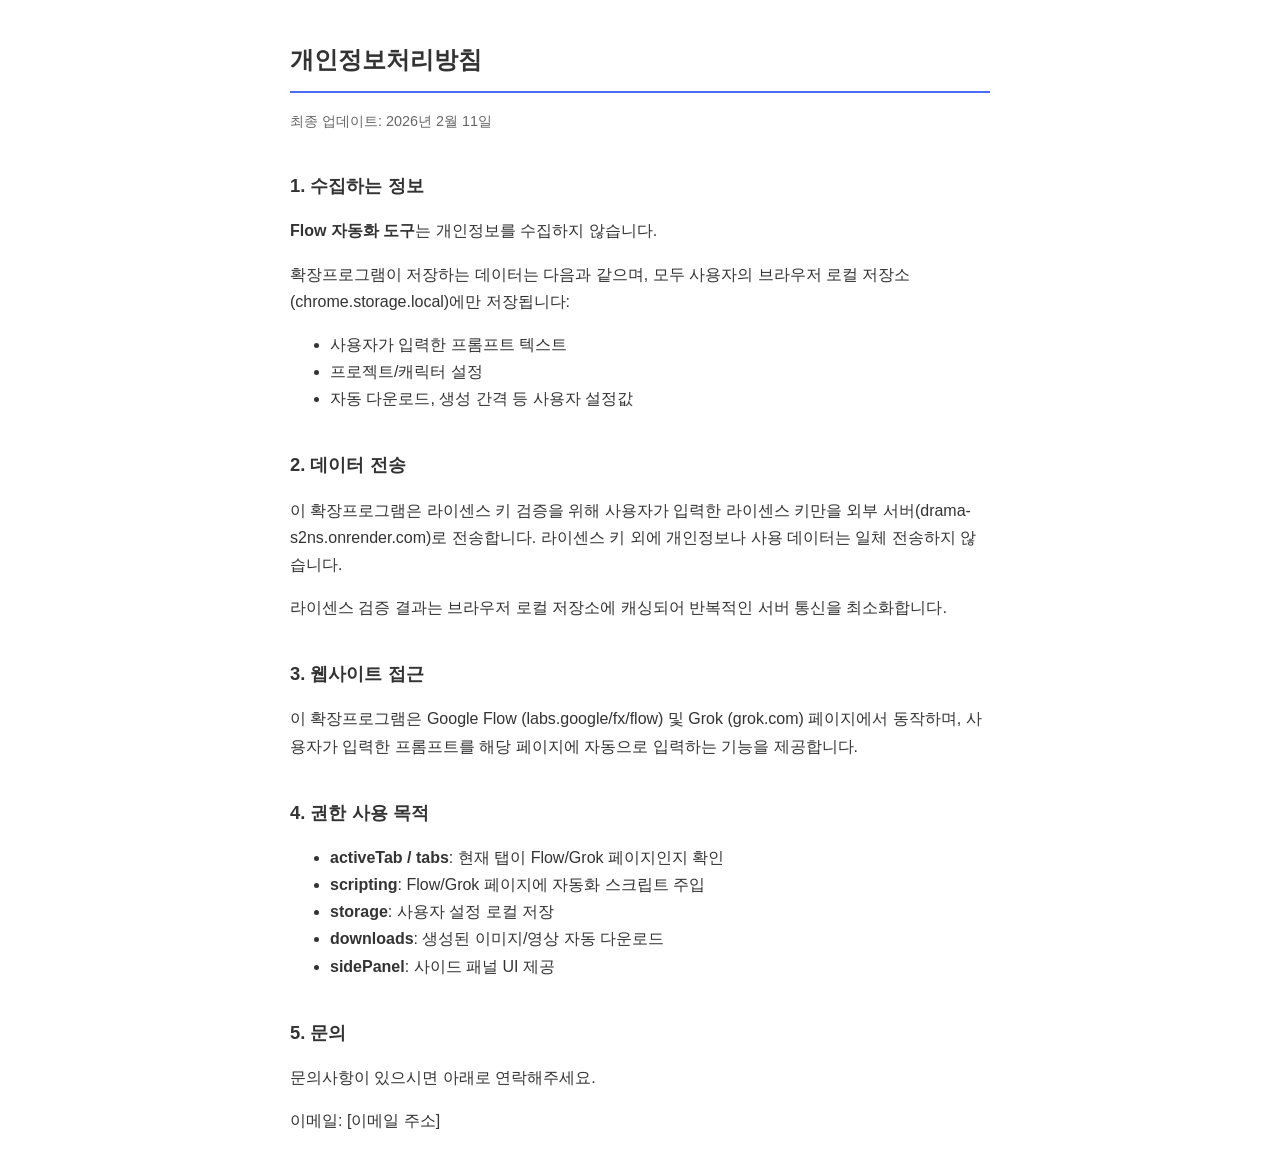
<file: docs/index.html>
<!DOCTYPE html>
<html lang="ko">
<head>
  <meta charset="UTF-8">
  <meta name="viewport" content="width=device-width, initial-scale=1.0">
  <title>Flow 자동화 도구 - 개인정보처리방침</title>
  <style>
    body { font-family: -apple-system, BlinkMacSystemFont, 'Segoe UI', sans-serif; max-width: 700px; margin: 40px auto; padding: 0 20px; line-height: 1.7; color: #333; }
    h1 { font-size: 1.5em; border-bottom: 2px solid #4a6cf7; padding-bottom: 10px; }
    h2 { font-size: 1.15em; margin-top: 2em; }
    .updated { color: #666; font-size: 0.9em; }
  </style>
</head>
<body>
  <h1>개인정보처리방침</h1>
  <p class="updated">최종 업데이트: 2026년 2월 11일</p>

  <h2>1. 수집하는 정보</h2>
  <p><strong>Flow 자동화 도구</strong>는 개인정보를 수집하지 않습니다.</p>
  <p>확장프로그램이 저장하는 데이터는 다음과 같으며, 모두 사용자의 브라우저 로컬 저장소(chrome.storage.local)에만 저장됩니다:</p>
  <ul>
    <li>사용자가 입력한 프롬프트 텍스트</li>
    <li>프로젝트/캐릭터 설정</li>
    <li>자동 다운로드, 생성 간격 등 사용자 설정값</li>
  </ul>

  <h2>2. 데이터 전송</h2>
  <p>이 확장프로그램은 라이센스 키 검증을 위해 사용자가 입력한 라이센스 키만을 외부 서버(drama-s2ns.onrender.com)로 전송합니다. 라이센스 키 외에 개인정보나 사용 데이터는 일체 전송하지 않습니다.</p>
  <p>라이센스 검증 결과는 브라우저 로컬 저장소에 캐싱되어 반복적인 서버 통신을 최소화합니다.</p>

  <h2>3. 웹사이트 접근</h2>
  <p>이 확장프로그램은 Google Flow (labs.google/fx/flow) 및 Grok (grok.com) 페이지에서 동작하며, 사용자가 입력한 프롬프트를 해당 페이지에 자동으로 입력하는 기능을 제공합니다.</p>

  <h2>4. 권한 사용 목적</h2>
  <ul>
    <li><strong>activeTab / tabs</strong>: 현재 탭이 Flow/Grok 페이지인지 확인</li>
    <li><strong>scripting</strong>: Flow/Grok 페이지에 자동화 스크립트 주입</li>
    <li><strong>storage</strong>: 사용자 설정 로컬 저장</li>
    <li><strong>downloads</strong>: 생성된 이미지/영상 자동 다운로드</li>
    <li><strong>sidePanel</strong>: 사이드 패널 UI 제공</li>
  </ul>

  <h2>5. 문의</h2>
  <p>문의사항이 있으시면 아래로 연락해주세요.</p>
  <p>이메일: [이메일 주소]</p>
</body>
</html>
</file>
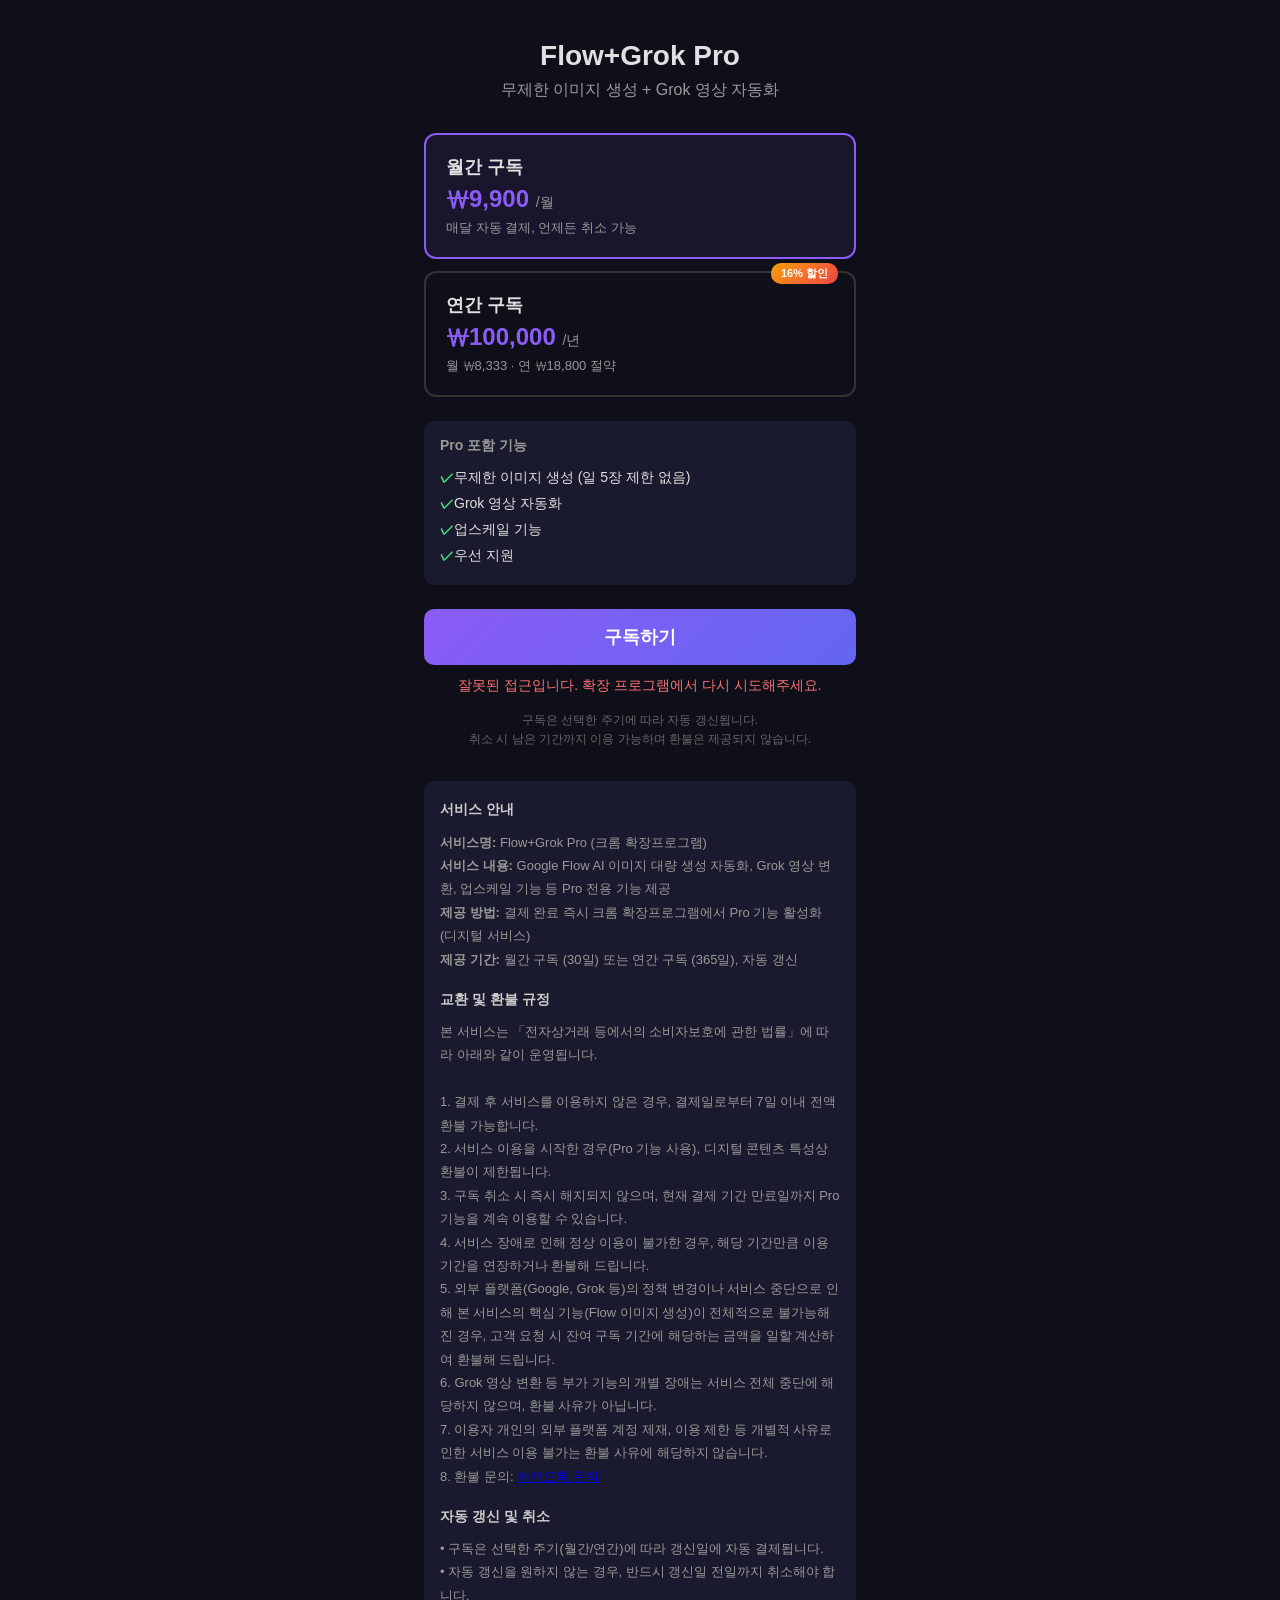
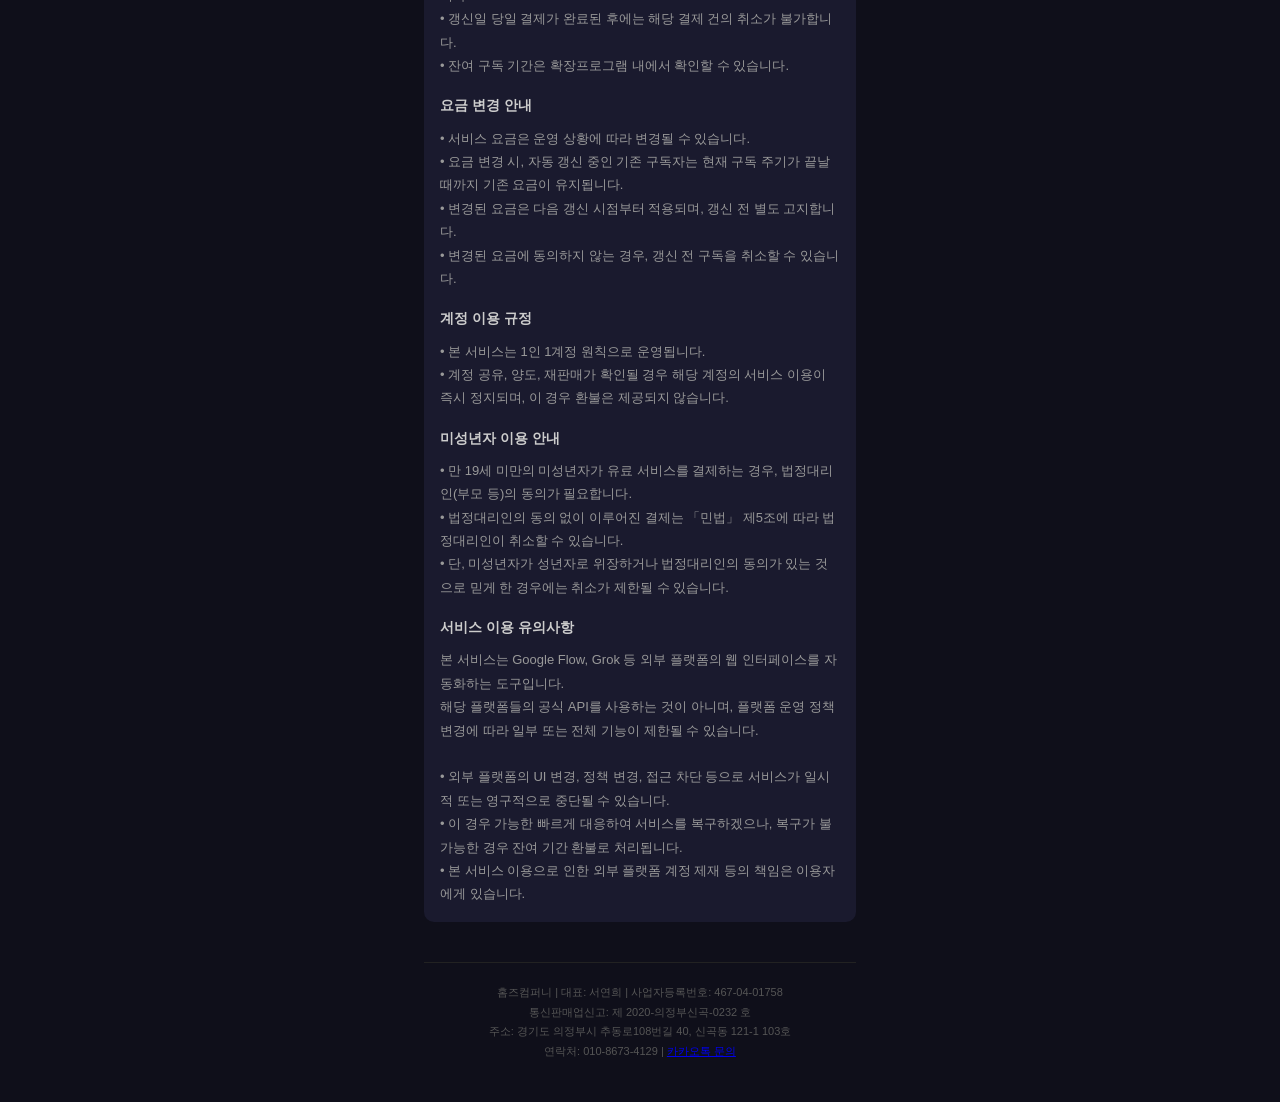
<file: payment/index.html>
<!DOCTYPE html>
<html lang="ko">
<head>
  <meta charset="UTF-8">
  <meta name="viewport" content="width=device-width, initial-scale=1.0">
  <title>Flow+Grok Pro 구독</title>
  <script src="https://cdn.portone.io/v2/browser-sdk.js"></script>
  <style>
    * { margin: 0; padding: 0; box-sizing: border-box; }
    body {
      font-family: -apple-system, BlinkMacSystemFont, 'Segoe UI', sans-serif;
      background: #0f0f1a;
      color: #e0e0e0;
      min-height: 100vh;
      display: flex;
      justify-content: center;
      align-items: center;
    }
    .container {
      max-width: 480px;
      width: 100%;
      padding: 40px 24px;
    }
    h1 {
      font-size: 28px;
      text-align: center;
      margin-bottom: 8px;
    }
    .subtitle {
      text-align: center;
      color: #999;
      margin-bottom: 32px;
    }
    .plan-cards {
      display: flex;
      flex-direction: column;
      gap: 12px;
      margin-bottom: 24px;
    }
    .plan-card {
      border: 2px solid #333;
      border-radius: 12px;
      padding: 20px;
      cursor: pointer;
      transition: border-color 0.2s, background 0.2s;
      position: relative;
    }
    .plan-card:hover { border-color: #555; }
    .plan-card.selected {
      border-color: #8b5cf6;
      background: rgba(139, 92, 246, 0.08);
    }
    .plan-card .plan-name {
      font-size: 18px;
      font-weight: 600;
      margin-bottom: 4px;
    }
    .plan-card .plan-price {
      font-size: 24px;
      font-weight: 700;
      color: #8b5cf6;
    }
    .plan-card .plan-price span {
      font-size: 14px;
      font-weight: 400;
      color: #999;
    }
    .plan-card .plan-desc {
      font-size: 13px;
      color: #999;
      margin-top: 4px;
    }
    .plan-card .badge {
      position: absolute;
      top: -10px;
      right: 16px;
      background: linear-gradient(135deg, #f59e0b, #ef4444);
      color: white;
      font-size: 11px;
      font-weight: 600;
      padding: 3px 10px;
      border-radius: 10px;
    }
    .features {
      margin-bottom: 24px;
      padding: 16px;
      background: #1a1a2e;
      border-radius: 10px;
    }
    .features h3 {
      font-size: 14px;
      margin-bottom: 10px;
      color: #999;
    }
    .features ul {
      list-style: none;
      font-size: 14px;
    }
    .features li {
      padding: 4px 0;
    }
    .features li::before {
      content: "\2713 ";
      color: #4ade80;
      font-weight: bold;
    }
    .subscribe-btn {
      width: 100%;
      padding: 16px;
      border: none;
      border-radius: 10px;
      background: linear-gradient(135deg, #8b5cf6, #6366f1);
      color: white;
      font-size: 18px;
      font-weight: 600;
      cursor: pointer;
      transition: opacity 0.2s;
    }
    .subscribe-btn:hover { opacity: 0.9; }
    .subscribe-btn:disabled {
      opacity: 0.5;
      cursor: not-allowed;
    }
    .policy {
      text-align: center;
      margin-top: 16px;
      font-size: 12px;
      color: #666;
      line-height: 1.6;
    }
    .policy a { color: #8b5cf6; text-decoration: none; }
    .service-info {
      margin-top: 32px;
      padding: 16px;
      background: #1a1a2e;
      border-radius: 10px;
      font-size: 13px;
      color: #999;
      line-height: 1.8;
    }
    .service-info h3 {
      font-size: 14px;
      color: #ccc;
      margin-bottom: 8px;
    }
    .service-info h3:not(:first-child) {
      margin-top: 16px;
    }
    .footer-info {
      margin-top: 40px;
      padding-top: 20px;
      border-top: 1px solid #222;
      font-size: 11px;
      color: #555;
      line-height: 1.8;
      text-align: center;
    }
    .error-msg {
      text-align: center;
      color: #f87171;
      margin-top: 12px;
      font-size: 14px;
      display: none;
    }
    .loading {
      text-align: center;
      color: #999;
      margin-top: 12px;
      display: none;
    }
    .email-display {
      text-align: center;
      color: #8b5cf6;
      font-size: 14px;
      margin-bottom: 24px;
    }
  </style>
</head>
<body>
  <div class="container">
    <h1>Flow+Grok Pro</h1>
    <p class="subtitle">무제한 이미지 생성 + Grok 영상 자동화</p>
    <p class="email-display" id="emailDisplay"></p>

    <div class="plan-cards">
      <div class="plan-card selected" data-plan="monthly" onclick="selectPlan('monthly')">
        <div class="plan-name">월간 구독</div>
        <div class="plan-price">&#8361;9,900 <span>/월</span></div>
        <div class="plan-desc">매달 자동 결제, 언제든 취소 가능</div>
      </div>
      <div class="plan-card" data-plan="yearly" onclick="selectPlan('yearly')">
        <div class="badge">16% 할인</div>
        <div class="plan-name">연간 구독</div>
        <div class="plan-price">&#8361;100,000 <span>/년</span></div>
        <div class="plan-desc">월 &#8361;8,333 · 연 &#8361;18,800 절약</div>
      </div>
    </div>

    <div class="features">
      <h3>Pro 포함 기능</h3>
      <ul>
        <li>무제한 이미지 생성 (일 5장 제한 없음)</li>
        <li>Grok 영상 자동화</li>
        <li>업스케일 기능</li>
        <li>우선 지원</li>
      </ul>
    </div>

    <button class="subscribe-btn" id="subscribeBtn" onclick="startSubscription()">구독하기</button>
    <p class="loading" id="loadingMsg">결제 처리 중...</p>
    <p class="error-msg" id="errorMsg"></p>

    <div class="policy">
      구독은 선택한 주기에 따라 자동 갱신됩니다.<br>
      취소 시 남은 기간까지 이용 가능하며 환불은 제공되지 않습니다.
    </div>

    <div class="service-info">
      <h3>서비스 안내</h3>
      <p>
        <strong>서비스명:</strong> Flow+Grok Pro (크롬 확장프로그램)<br>
        <strong>서비스 내용:</strong> Google Flow AI 이미지 대량 생성 자동화, Grok 영상 변환, 업스케일 기능 등 Pro 전용 기능 제공<br>
        <strong>제공 방법:</strong> 결제 완료 즉시 크롬 확장프로그램에서 Pro 기능 활성화 (디지털 서비스)<br>
        <strong>제공 기간:</strong> 월간 구독 (30일) 또는 연간 구독 (365일), 자동 갱신
      </p>

      <h3 id="refund-policy">교환 및 환불 규정</h3>
      <p>
        본 서비스는 「전자상거래 등에서의 소비자보호에 관한 법률」에 따라 아래와 같이 운영됩니다.<br><br>
        1. 결제 후 서비스를 이용하지 않은 경우, 결제일로부터 7일 이내 전액 환불 가능합니다.<br>
        2. 서비스 이용을 시작한 경우(Pro 기능 사용), 디지털 콘텐츠 특성상 환불이 제한됩니다.<br>
        3. 구독 취소 시 즉시 해지되지 않으며, 현재 결제 기간 만료일까지 Pro 기능을 계속 이용할 수 있습니다.<br>
        4. 서비스 장애로 인해 정상 이용이 불가한 경우, 해당 기간만큼 이용 기간을 연장하거나 환불해 드립니다.<br>
        5. 외부 플랫폼(Google, Grok 등)의 정책 변경이나 서비스 중단으로 인해 본 서비스의 핵심 기능(Flow 이미지 생성)이 전체적으로 불가능해진 경우, 고객 요청 시 잔여 구독 기간에 해당하는 금액을 일할 계산하여 환불해 드립니다.<br>
        6. Grok 영상 변환 등 부가 기능의 개별 장애는 서비스 전체 중단에 해당하지 않으며, 환불 사유가 아닙니다.<br>
        7. 이용자 개인의 외부 플랫폼 계정 제재, 이용 제한 등 개별적 사유로 인한 서비스 이용 불가는 환불 사유에 해당하지 않습니다.<br>
        8. 환불 문의: <a href="https://open.kakao.com/o/sy9iKeHh" target="_blank">카카오톡 문의</a>
      </p>

      <h3>자동 갱신 및 취소</h3>
      <p>
        • 구독은 선택한 주기(월간/연간)에 따라 갱신일에 자동 결제됩니다.<br>
        • 자동 갱신을 원하지 않는 경우, 반드시 갱신일 전일까지 취소해야 합니다.<br>
        • 갱신일 당일 결제가 완료된 후에는 해당 결제 건의 취소가 불가합니다.<br>
        • 잔여 구독 기간은 확장프로그램 내에서 확인할 수 있습니다.
      </p>

      <h3>요금 변경 안내</h3>
      <p>
        • 서비스 요금은 운영 상황에 따라 변경될 수 있습니다.<br>
        • 요금 변경 시, 자동 갱신 중인 기존 구독자는 현재 구독 주기가 끝날 때까지 기존 요금이 유지됩니다.<br>
        • 변경된 요금은 다음 갱신 시점부터 적용되며, 갱신 전 별도 고지합니다.<br>
        • 변경된 요금에 동의하지 않는 경우, 갱신 전 구독을 취소할 수 있습니다.
      </p>

      <h3>계정 이용 규정</h3>
      <p>
        • 본 서비스는 1인 1계정 원칙으로 운영됩니다.<br>
        • 계정 공유, 양도, 재판매가 확인될 경우 해당 계정의 서비스 이용이 즉시 정지되며, 이 경우 환불은 제공되지 않습니다.
      </p>

      <h3>미성년자 이용 안내</h3>
      <p>
        • 만 19세 미만의 미성년자가 유료 서비스를 결제하는 경우, 법정대리인(부모 등)의 동의가 필요합니다.<br>
        • 법정대리인의 동의 없이 이루어진 결제는 「민법」 제5조에 따라 법정대리인이 취소할 수 있습니다.<br>
        • 단, 미성년자가 성년자로 위장하거나 법정대리인의 동의가 있는 것으로 믿게 한 경우에는 취소가 제한될 수 있습니다.
      </p>

      <h3>서비스 이용 유의사항</h3>
      <p>
        본 서비스는 Google Flow, Grok 등 외부 플랫폼의 웹 인터페이스를 자동화하는 도구입니다.<br>
        해당 플랫폼들의 공식 API를 사용하는 것이 아니며, 플랫폼 운영 정책 변경에 따라 일부 또는 전체 기능이 제한될 수 있습니다.<br><br>
        • 외부 플랫폼의 UI 변경, 정책 변경, 접근 차단 등으로 서비스가 일시적 또는 영구적으로 중단될 수 있습니다.<br>
        • 이 경우 가능한 빠르게 대응하여 서비스를 복구하겠으나, 복구가 불가능한 경우 잔여 기간 환불로 처리됩니다.<br>
        • 본 서비스 이용으로 인한 외부 플랫폼 계정 제재 등의 책임은 이용자에게 있습니다.
      </p>
    </div>

    <div class="footer-info">
      홈즈컴퍼니 | 대표: 서연희 | 사업자등록번호: 467-04-01758<br>
      통신판매업신고: 제 2020-의정부신곡-0232 호<br>
      주소: 경기도 의정부시 추동로108번길 40, 신곡동 121-1 103호<br>
      연락처: 010-8673-4129 | <a href="https://open.kakao.com/o/sy9iKeHh" target="_blank">카카오톡 문의</a>
    </div>
  </div>

  <script>
    // ─── 설정 (포트원 V2 + 토스페이먼츠) ───
    const STORE_ID = 'store-69866015-89c0-4137-a567-1bf4a51db2db';
    const CHANNEL_KEY = 'channel-key-87d939a8-7c4c-40b8-a7c1-84125c9902b7';
    const SUPABASE_URL = 'https://cyrbibbosfybylsparfk.supabase.co';
    const ACTIVATE_URL = `${SUPABASE_URL}/functions/v1/activate-subscription`;

    const PLANS = {
      monthly: { name: 'Flow+Grok Pro 월간', amount: 9900, period: 'monthly' },
      yearly: { name: 'Flow+Grok Pro 연간', amount: 100000, period: 'yearly' },
    };

    // ─── 인증 정보 로드 (URL fragment) ───
    const params = new URLSearchParams(window.location.search);
    const isDemo = params.get('demo') === 'true';
    let userId = null;
    let email = null;
    let token = null;
    let selectedPlan = 'monthly';

    function loadAuth() {
      if (isDemo) {
        document.getElementById('emailDisplay').textContent = '심사용 테스트 모드';
        return;
      }
      // URL fragment에서 인증 정보 추출 (#auth=base64)
      const hash = window.location.hash;
      const authMatch = hash.match(/auth=([^&]+)/);
      if (!authMatch) {
        document.getElementById('errorMsg').textContent = '잘못된 접근입니다. 확장 프로그램에서 다시 시도해주세요.';
        document.getElementById('errorMsg').style.display = 'block';
        return;
      }
      try {
        const auth = JSON.parse(atob(authMatch[1]));
        if (!auth.userId || !auth.token) throw new Error('invalid');
        userId = auth.userId;
        email = auth.email;
        token = auth.token;
        if (email) {
          document.getElementById('emailDisplay').textContent = email;
        }
        // fragment 정리 (주소창에서 토큰 숨김)
        history.replaceState(null, '', window.location.pathname);
      } catch {
        document.getElementById('errorMsg').textContent = '인증 정보가 잘못되었습니다. 다시 시도해주세요.';
        document.getElementById('errorMsg').style.display = 'block';
      }
    }
    loadAuth();

    // ─── 플랜 선택 ───
    function selectPlan(plan) {
      selectedPlan = plan;
      document.querySelectorAll('.plan-card').forEach(card => {
        card.classList.toggle('selected', card.dataset.plan === plan);
      });
    }

    // ─── 구독 시작 (V2 SDK) ───
    async function startSubscription() {
      const btn = document.getElementById('subscribeBtn');
      const loading = document.getElementById('loadingMsg');
      const errorEl = document.getElementById('errorMsg');

      btn.disabled = true;
      loading.style.display = 'block';
      errorEl.style.display = 'none';

      if (!window.PortOne) {
        errorEl.textContent = 'SDK 로딩 실패. 페이지를 새로고침 해주세요.';
        errorEl.style.display = 'block';
        btn.disabled = false;
        loading.style.display = 'none';
        return;
      }

      const effectiveUserId = userId || 'demo_' + Date.now();

      try {
        // V2: 빌링키 발급 요청
        const issueResponse = await PortOne.requestIssueBillingKey({
          storeId: STORE_ID,
          channelKey: CHANNEL_KEY,
          billingKeyMethod: 'CARD',
          issueId: `billing_${effectiveUserId}_${Date.now()}`,
          issueName: PLANS[selectedPlan].name,
          customer: {
            email: email || undefined,
          },
        });

        if (issueResponse.code) {
          // 사용자 취소 또는 에러
          if (issueResponse.code === 'PORTONE_BROWSER_SDK_PG_CANCELLED') {
            btn.disabled = false;
            loading.style.display = 'none';
            return;
          }
          throw new Error(issueResponse.message || '카드 등록에 실패했습니다');
        }

        const billingKey = issueResponse.billingKey;

        // 데모 모드: 서버 호출 없이 바로 success 페이지로
        if (isDemo) {
          window.location.href = `success.html?plan=${selectedPlan}&expires=demo`;
          return;
        }

        // 서버에 빌링키 전달 → 첫 결제 + 스케줄 등록
        const res = await fetch(ACTIVATE_URL, {
          method: 'POST',
          headers: {
            'Content-Type': 'application/json',
            'Authorization': `Bearer ${token}`,
          },
          body: JSON.stringify({
            billingKey: billingKey,
            planType: selectedPlan,
          }),
        });

        if (!res.ok) {
          const err = await res.json().catch(() => ({}));
          throw new Error(err.error || '구독 활성화에 실패했습니다');
        }

        const result = await res.json();
        window.location.href = `success.html?plan=${selectedPlan}&expires=${result.expiresAt || ''}`;

      } catch (err) {
        console.error('Subscription error:', err);
        errorEl.textContent = err.message || '결제 처리 중 오류가 발생했습니다';
        errorEl.style.display = 'block';
        btn.disabled = false;
      } finally {
        loading.style.display = 'none';
      }
    }
  </script>
</body>
</html>
</file>
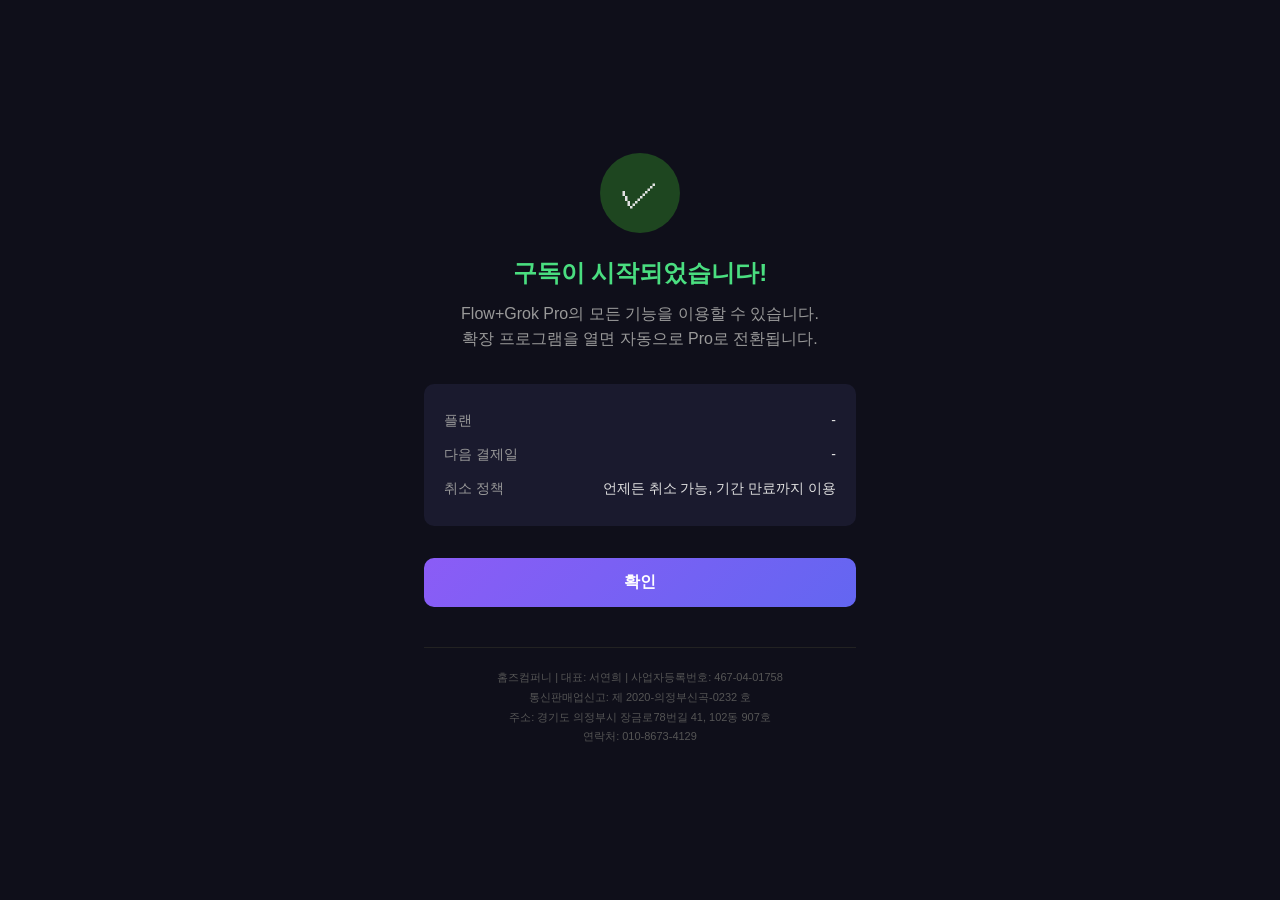
<file: payment/success.html>
<!DOCTYPE html>
<html lang="ko">
<head>
  <meta charset="UTF-8">
  <meta name="viewport" content="width=device-width, initial-scale=1.0">
  <title>구독 완료 - Flow+Grok Pro</title>
  <style>
    * { margin: 0; padding: 0; box-sizing: border-box; }
    body {
      font-family: -apple-system, BlinkMacSystemFont, 'Segoe UI', sans-serif;
      background: #0f0f1a;
      color: #e0e0e0;
      min-height: 100vh;
      display: flex;
      justify-content: center;
      align-items: center;
    }
    .container {
      max-width: 480px;
      width: 100%;
      padding: 40px 24px;
      text-align: center;
    }
    .check-icon {
      width: 80px;
      height: 80px;
      background: #1e4620;
      border-radius: 50%;
      display: flex;
      align-items: center;
      justify-content: center;
      margin: 0 auto 24px;
      font-size: 40px;
    }
    h1 {
      font-size: 24px;
      margin-bottom: 12px;
      color: #4ade80;
    }
    .desc {
      color: #999;
      margin-bottom: 32px;
      line-height: 1.6;
    }
    .info-box {
      background: #1a1a2e;
      border-radius: 10px;
      padding: 20px;
      margin-bottom: 32px;
      text-align: left;
    }
    .info-row {
      display: flex;
      justify-content: space-between;
      padding: 8px 0;
      font-size: 14px;
    }
    .info-row .label { color: #999; }
    .info-row .value { color: #e0e0e0; font-weight: 500; }
    .close-btn {
      width: 100%;
      padding: 14px;
      border: none;
      border-radius: 10px;
      background: linear-gradient(135deg, #8b5cf6, #6366f1);
      color: white;
      font-size: 16px;
      font-weight: 600;
      cursor: pointer;
    }
    .close-btn:hover { opacity: 0.9; }
  </style>
</head>
<body>
  <div class="container">
    <div class="check-icon">&#10003;</div>
    <h1>구독이 시작되었습니다!</h1>
    <p class="desc">
      Flow+Grok Pro의 모든 기능을 이용할 수 있습니다.<br>
      확장 프로그램을 열면 자동으로 Pro로 전환됩니다.
    </p>

    <div class="info-box">
      <div class="info-row">
        <span class="label">플랜</span>
        <span class="value" id="planName">-</span>
      </div>
      <div class="info-row">
        <span class="label">다음 결제일</span>
        <span class="value" id="expiresAt">-</span>
      </div>
      <div class="info-row">
        <span class="label">취소 정책</span>
        <span class="value">언제든 취소 가능, 기간 만료까지 이용</span>
      </div>
    </div>

    <button class="close-btn" onclick="window.close()">확인</button>

    <div style="margin-top:40px; padding-top:20px; border-top:1px solid #222; font-size:11px; color:#555; line-height:1.8; text-align:center;">
      홈즈컴퍼니 | 대표: 서연희 | 사업자등록번호: 467-04-01758<br>
      통신판매업신고: 제 2020-의정부신곡-0232 호<br>
      주소: 경기도 의정부시 장금로78번길 41, 102동 907호<br>
      연락처: 010-8673-4129
    </div>
  </div>

  <script>
    const params = new URLSearchParams(window.location.search);
    const plan = params.get('plan');
    const expires = params.get('expires');

    const planNames = { monthly: '월간 구독 (₩9,900/월)', yearly: '연간 구독 (₩100,000/년)' };
    document.getElementById('planName').textContent = planNames[plan] || '-';

    if (expires) {
      try {
        const d = new Date(expires);
        document.getElementById('expiresAt').textContent =
          `${d.getFullYear()}년 ${d.getMonth() + 1}월 ${d.getDate()}일`;
      } catch {
        document.getElementById('expiresAt').textContent = expires;
      }
    }
  </script>
</body>
</html>
</file>
